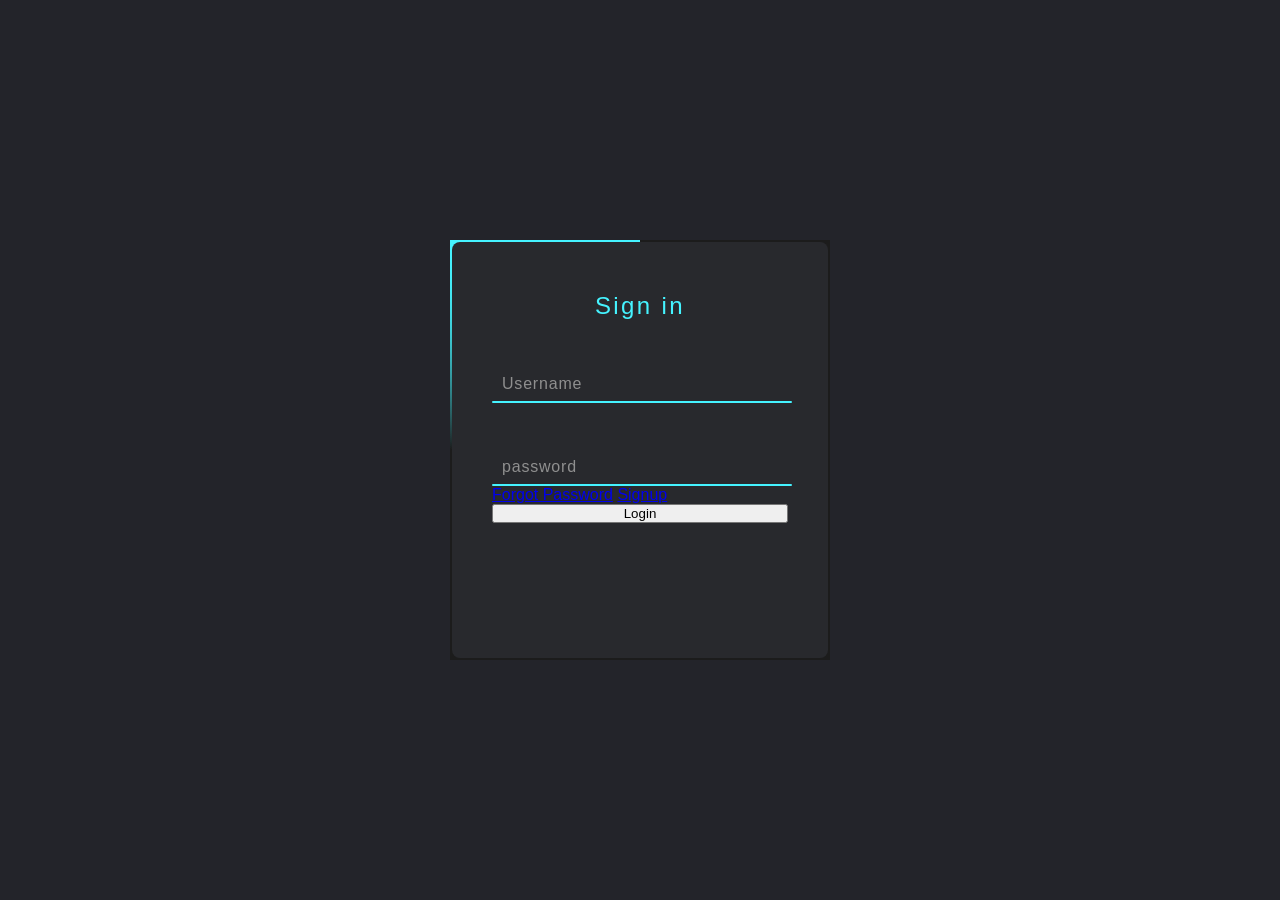
<file: animated login form/index.html>
<!DOCTYPE html>
<html lang="en">

<head>
    <meta charset="UTF-8">
    <meta http-equiv="X-UA-Compatible" content="IE=edge">
    <meta name="viewport" content="width=device-width, initial-scale=1.0">
    <title>Amimated Login form</title>
    <link rel="stylesheet" href="style.css">
</head>

<body>
    <div class="box">
        <div class="form">
            <h2>Sign in</h2>
            <div class="inputBox">
                <input type="text" required="required">
                <span>Username</span>
                <i></i>
            </div>

            <div class="inputBox">
                <input type="password" required="required">
                <span>password</span>
                <i></i>
            </div>
             <div class="links">
                <a href="#">Forgot Password</a>
                <a href="#">Signup</a>
             </div>
             <input type="submit" value="Login">
        </div>
    </div>
</body>

</html>
</file>
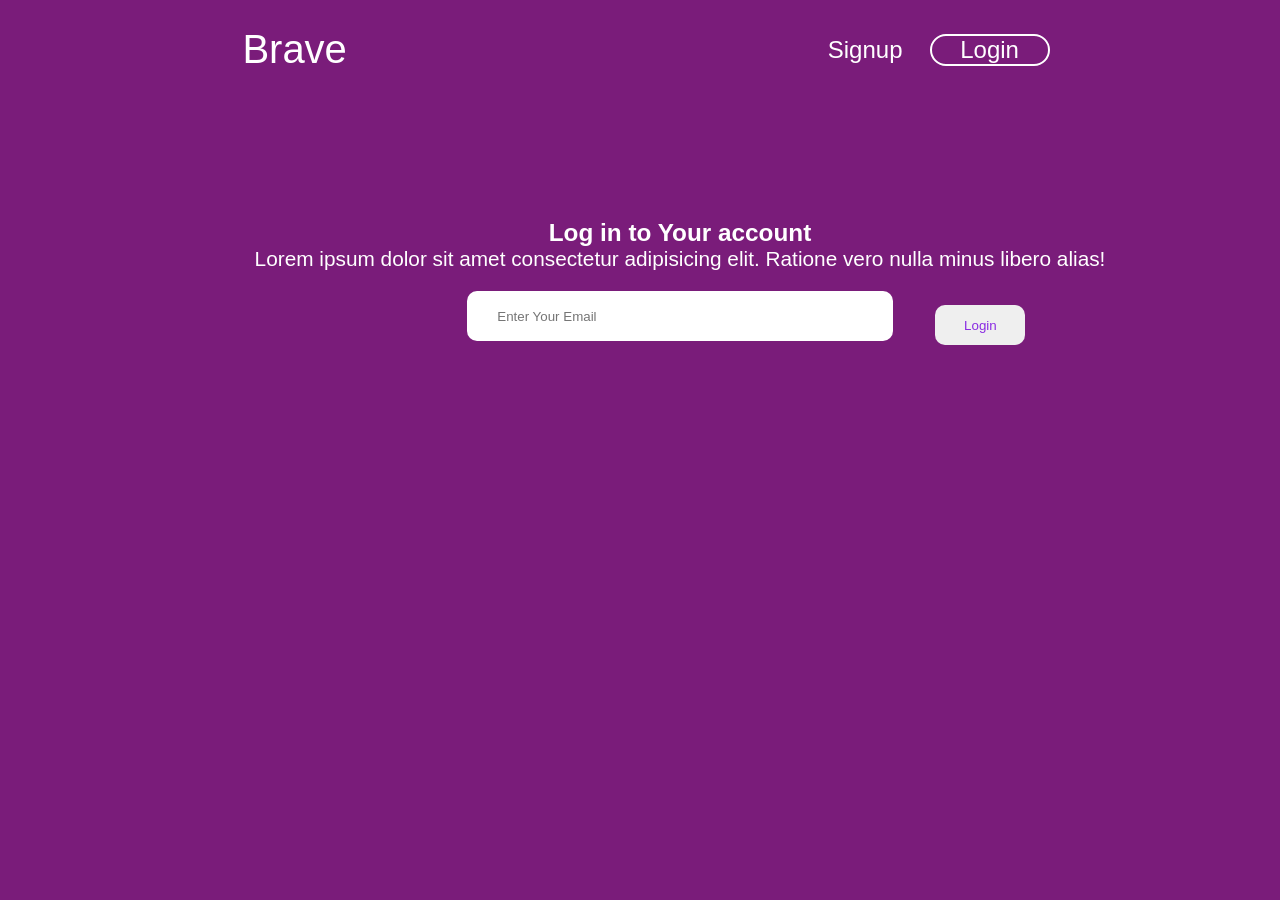
<file: Brave_Login/index.html>
<!DOCTYPE html>
<html lang="en">
<head>
    <meta charset="UTF-8">
    <meta name="viewport" content="width=device-width, initial-scale=1.0">
    <title>Document</title>
    <link rel="stylesheet" href="style.css">
</head>
<body>
    <header class="header">
        <nav class="nav flex">
                <div class="logo">
                    Brave
                </div>
                <div class="signup signup">
                    <button>Signup</button>
                    <button>Login</button>
                </div>
        </nav>
    </header>
    <main>
        <div class="hero">
            <h3>Log in to Your account</h3>
            <p>Lorem ipsum dolor sit amet consectetur adipisicing elit. Ratione vero nulla minus libero alias!</p>
            <input type="text" name="" id="type-email" placeholder="Enter Your Email">
        </div>
        <input type="button" value="Login" id="log-btn">
    </main>

</body>
</html>
</file>
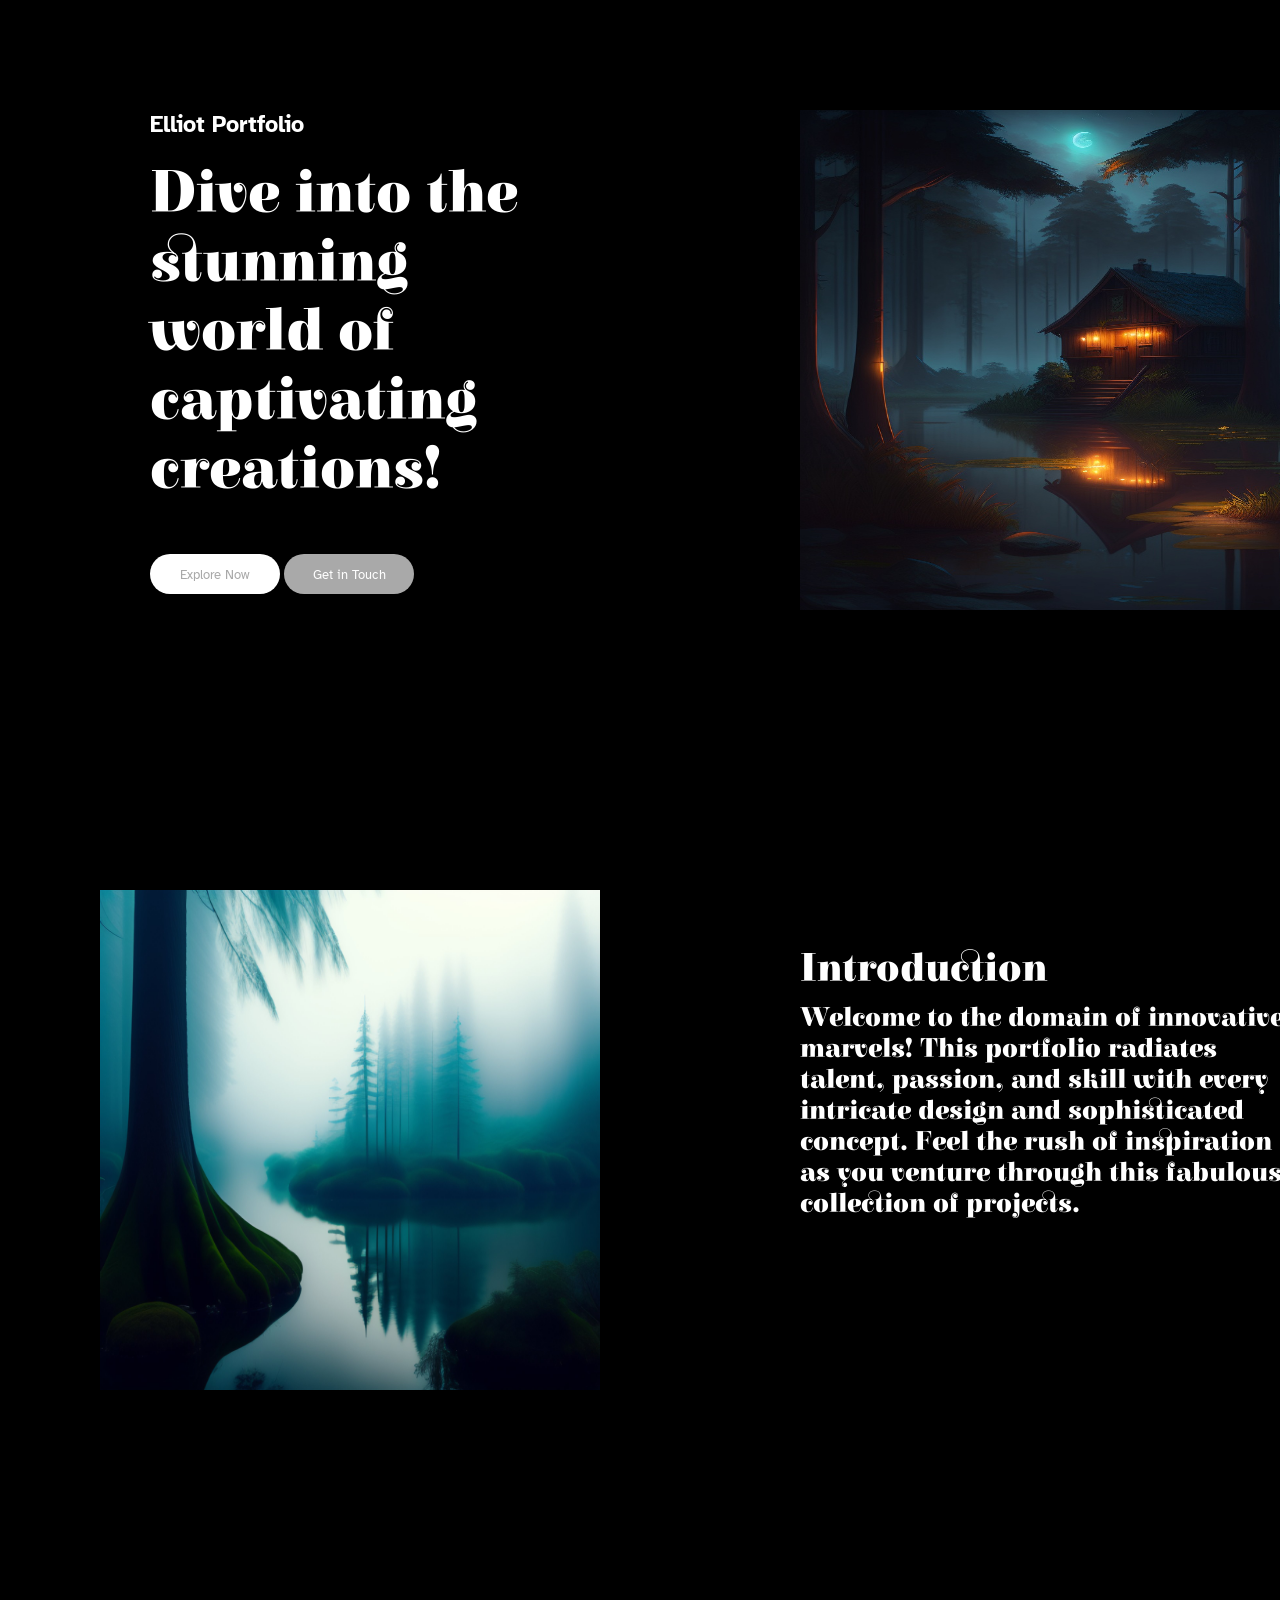
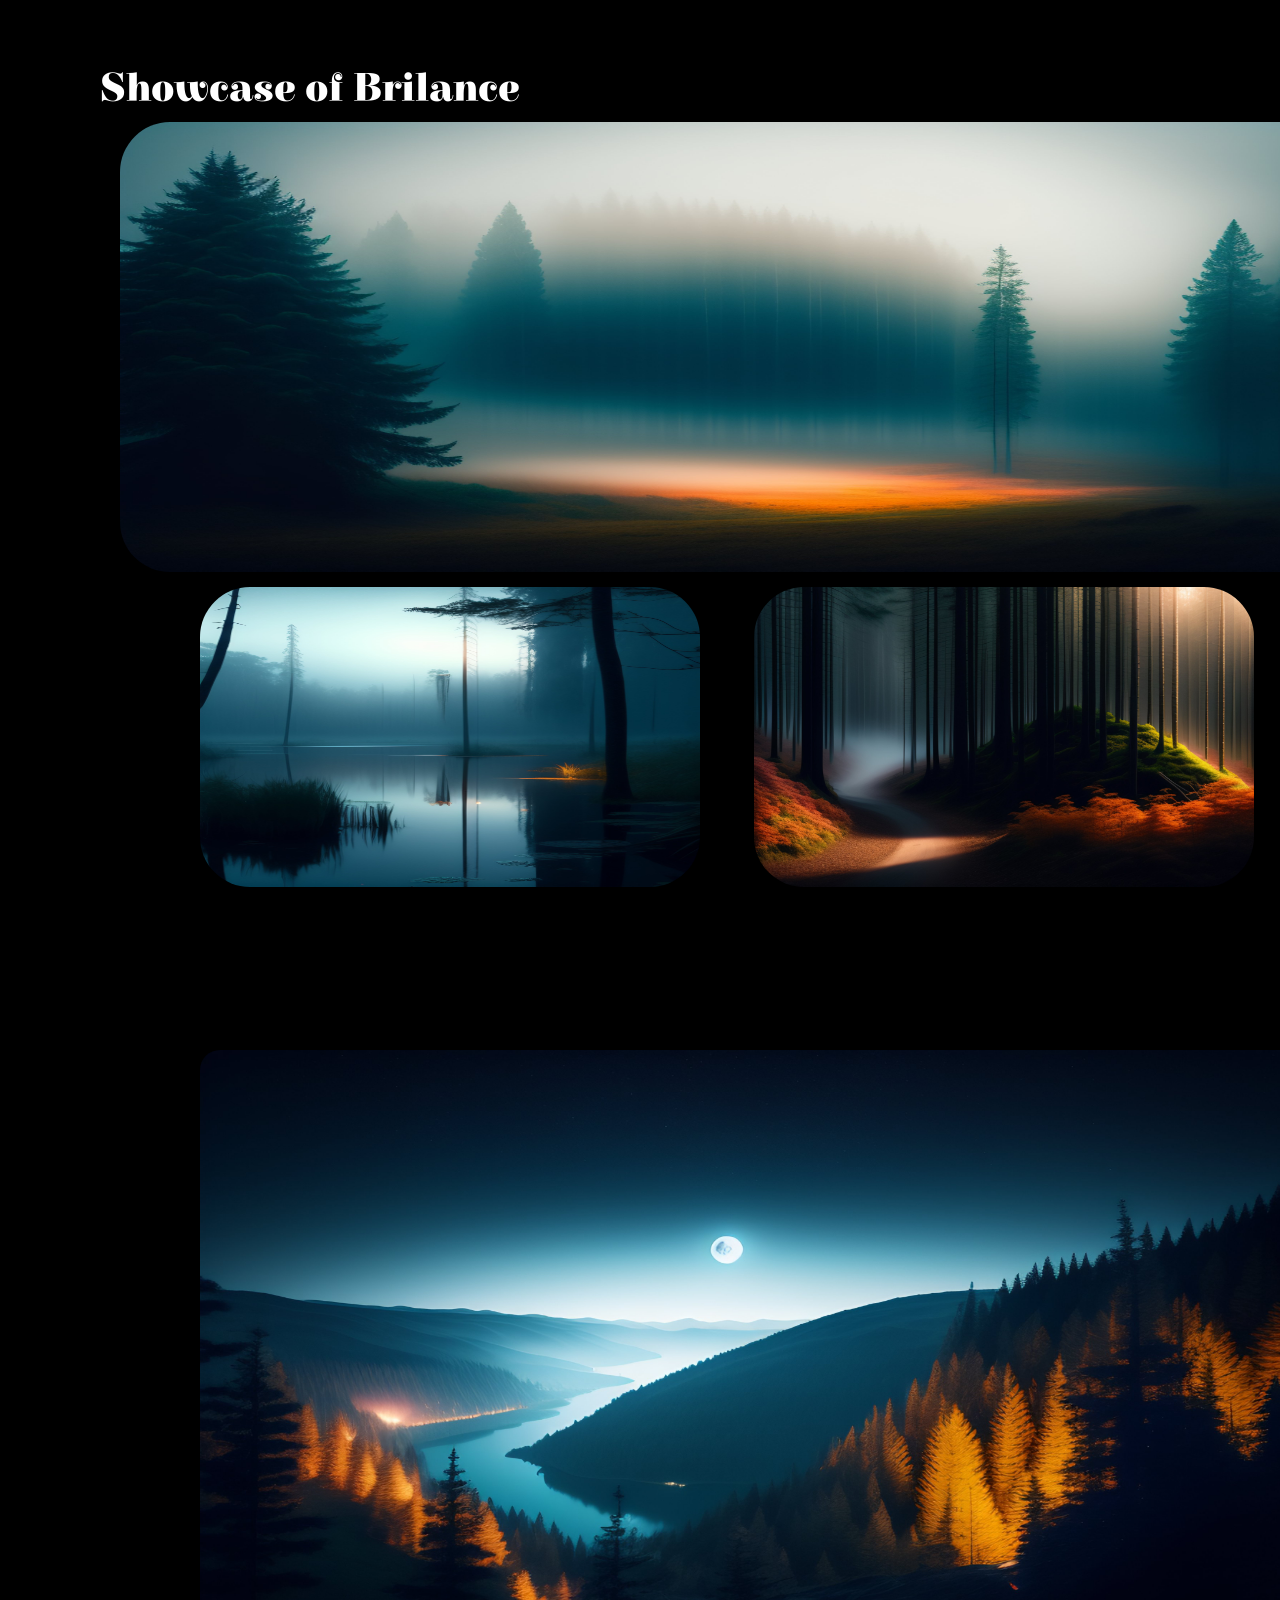
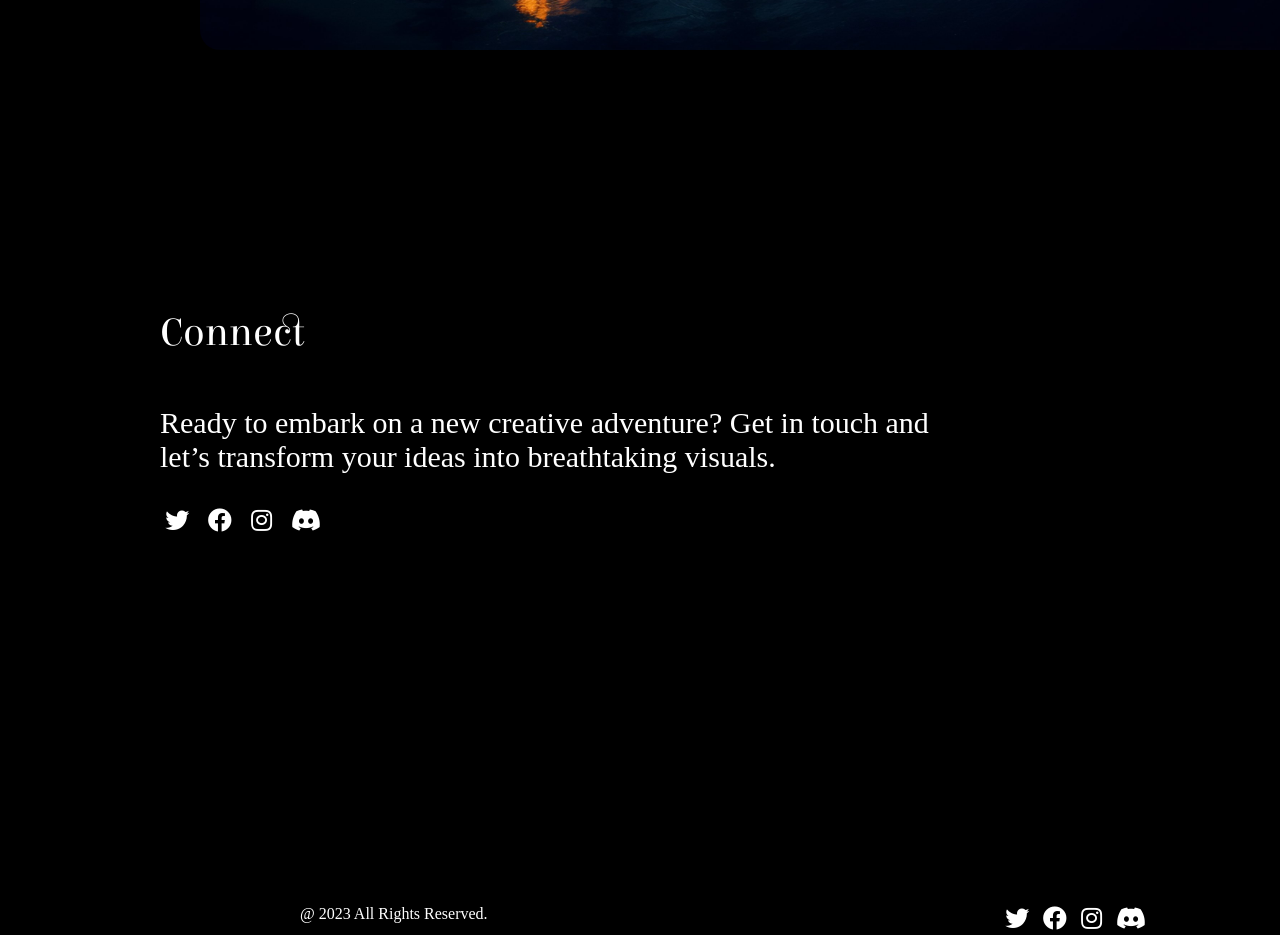
<file: Landing_Page/index.html>
<!DOCTYPE html>
<html lang="en">
  <head>
    <meta charset="UTF-8" />
    <meta name="viewport" content="width=device-width, initial-scale=1.0" />
    <title>PortFolio</title>
    <link rel="stylesheet" href="style.css" />

    <link rel="preconnect" href="https://fonts.googleapis.com" />
    <link rel="preconnect" href="https://fonts.gstatic.com" crossorigin />
    <link
      href="https://fonts.googleapis.com/css2?family=Atkinson+Hyperlegible&display=swap"
      rel="stylesheet"
    />
    <link
      href="https://fonts.googleapis.com/css2?family=Elsie&display=swap"
      rel="stylesheet"
    />

    <!-- icon -->

    <link
      rel="stylesheet"
      href="https://cdnjs.cloudflare.com/ajax/libs/font-awesome/5.15.3/css/all.min.css"
    />
  </head>

  <!-- ------------------------------------------------------------------------------------------------------------------- -->
  <body>
    <!-- first container -->

    <div class="container_1">
      <div class="text-content">
        <div class="head_1">
          <h3>Elliot Portfolio</h3>
        </div>
        <div class="head_2">
          <h1>Dive into the stunning world of captivating creations!</h1>
        </div>

        <div class="btn">
          <button class="btn_1">Explore Now</button>
          <button class="btn_2">Get in Touch</button>
        </div>
      </div>

      <div>
        <!-- <img
          src="photorealistic-4k-lush-green-forest-tall-trees-winding-river-waterfall-aerial-view-snow-cappe- (2).png"
          alt=""
        /> -->
        <img class="image-content_1" src="Dark.jpg" alt="" />
      </div>
    </div>

    <!-- second container -->

    <div class="container_2">
      <div class="image_box_2">
        <img src="spooky ghosts.jpg" alt="" />

        <div class="text_content_2">
          <h3 id="c_2_h_1">Introduction</h3>

          <h1 id="c_2_h_2">
            Welcome to the domain of innovative marvels! This portfolio radiates
            talent, passion, and skill with every intricate design and
            sophisticated concept. Feel the rush of inspiration as you venture
            through this fabulous collection of projects.
          </h1>
        </div>
      </div>

      <div class="text_content_3">
        <h1 id="c_2_h_3">Showcase of Brilance</h1>
        <img id="c_3_image_1" src="Landscape.jpg" alt="image" />
        <img id="c_3_image_2" src="Dark_1.jpg" alt="image" />
        <img id="c_3_image_3" src="Black wood.jpg" alt="image" />
      </div>
    </div>

    <!-- third container -->

    <div class="container_3">
      <img id="bottom_big" src="Bottom Big.jpg" alt="" />
    </div>

    <div class="container_4">
      <div class="c_4_h_1">
        Connect

        <p id="para">
          Ready to embark on a new creative adventure? Get in touch and let’s
          transform your ideas into breathtaking visuals.
        </p>

        <!-- iconn -->

        <div>
          <i class="fab fa-twitter"></i>
          <i class="fab fa-facebook"></i>
          <i class="fab fa-instagram"></i>
          <i class="fab fa-discord"></i>
        </div>
      </div>
    </div>

    <footer>
      <div class="f_para">
        <p>@ 2023 All Rights Reserved.</p>
      </div>

      <div class="icon">
        <i class="fab fa-twitter"></i>
        <i class="fab fa-facebook"></i>
        <i class="fab fa-instagram"></i>
        <i class="fab fa-discord"></i>
      </div>
    </footer>
  </body>
</html>
</file>
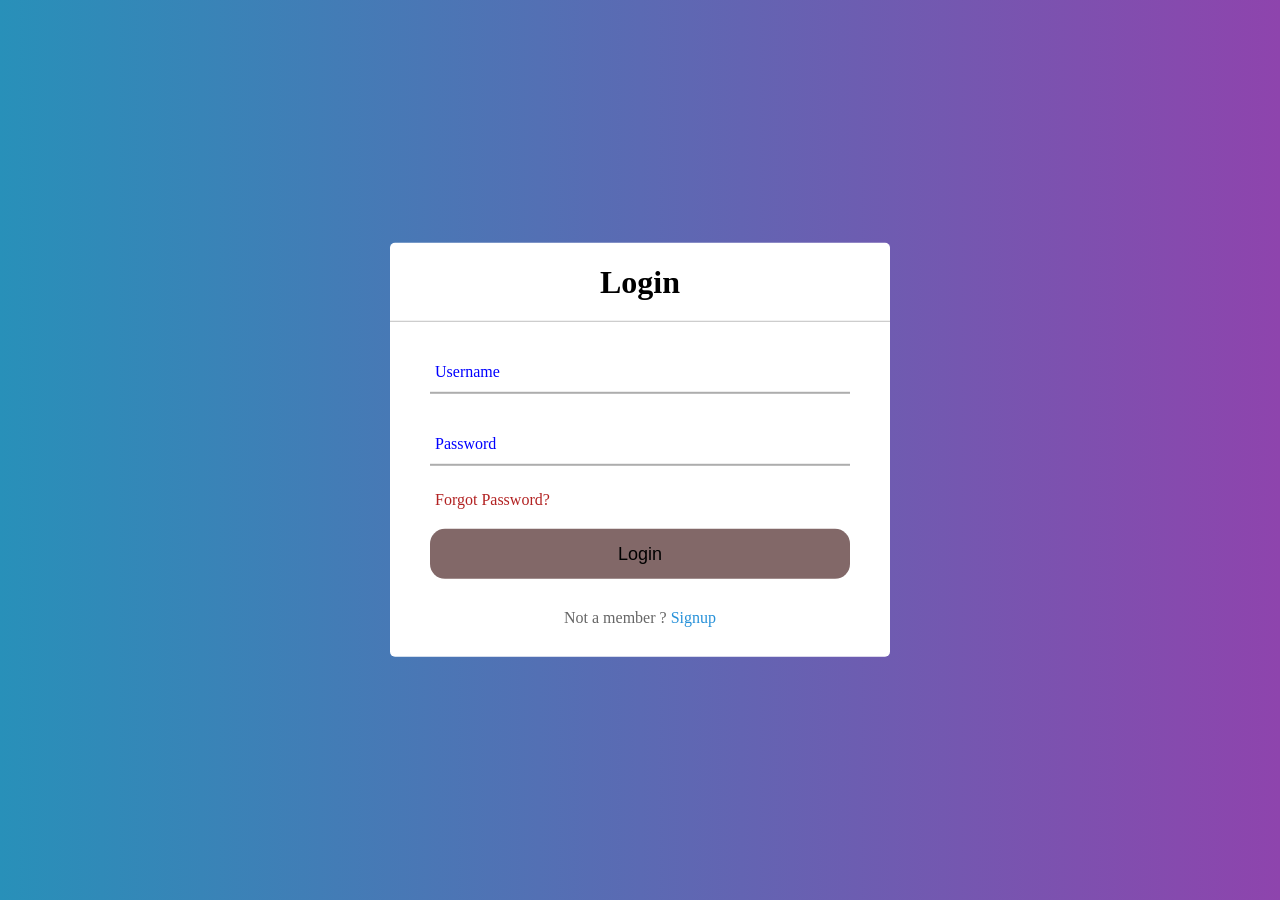
<file: Login_Page/index.html>
<!DOCTYPE html>
<html lang="en">

<head>
    <meta charset="UTF-8">
    <meta name="viewport" content="width=device-width, initial-scale=1.0">
    <title>Login Form</title>
    <link rel="stylesheet" href="style.css">
</head>

<body>
    <div class="center">
        <h1>Login</h1>
        <form action="" method="post">

            <div class="txt_field">
                <input type="text" name="" id="" required>
                <span></span>
                <label for="">Username</label>
            </div>
            <div class="txt_field">
                <input type="password" name="" id="" required>
                <span></span>
                <label for="">Password</label>
            </div>
            <div class="pass">
                Forgot Password?
            </div>

            <input type="submit" value="Login">
            <div class="signup_link">
                Not a member ?
                <a href="#">Signup</a>
            </div>


        </form>
    </div>
</body>

</html>
</file>
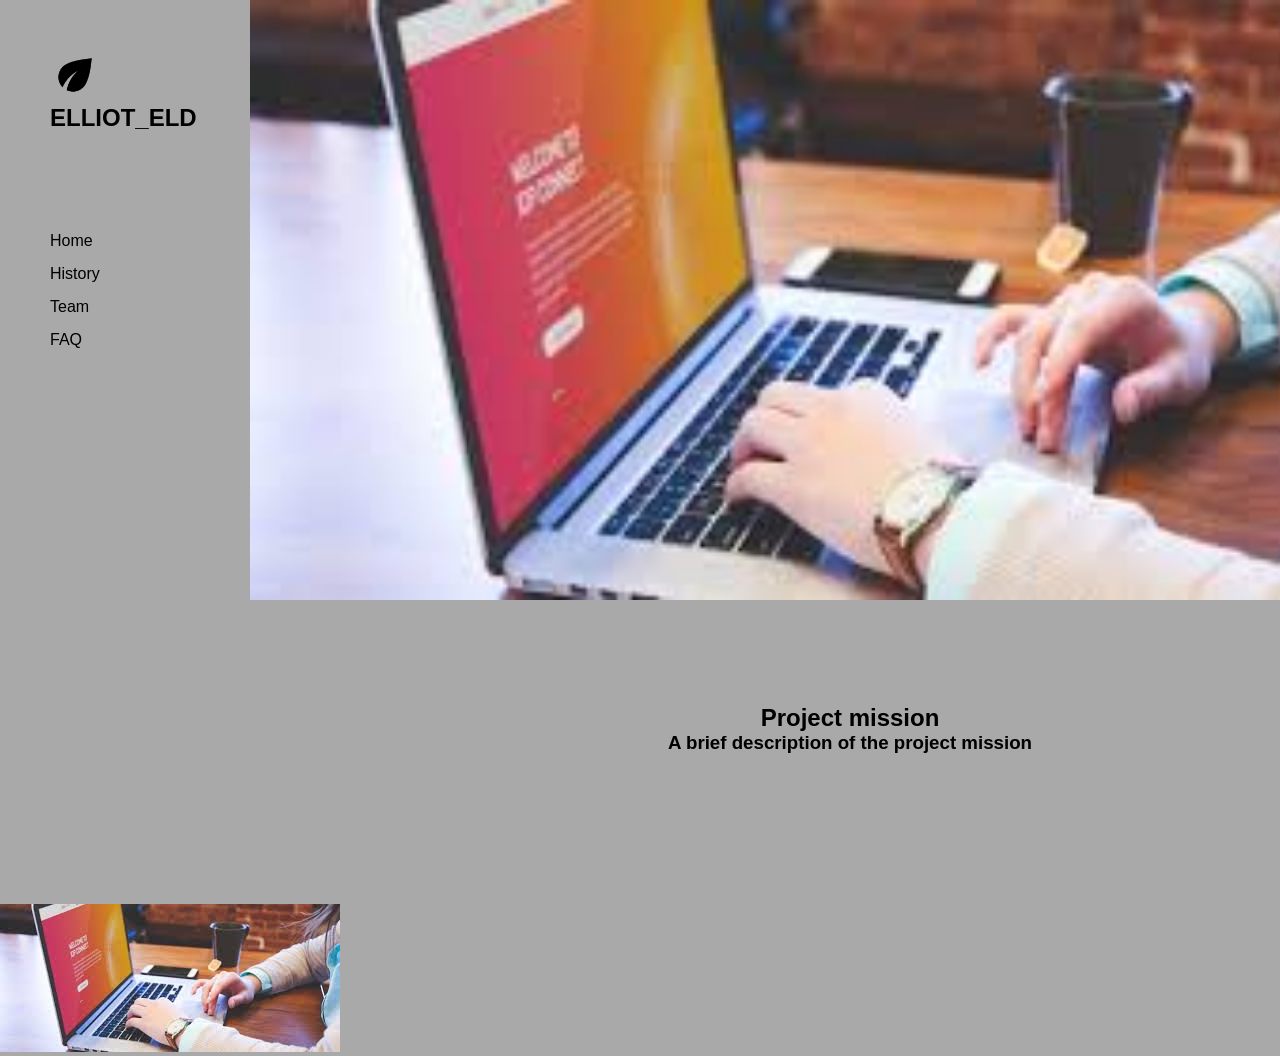
<file: Personal_web_1/index.html>
<!DOCTYPE html>
<html lang="en">
  <head>
    <meta charset="UTF-8" />
    <meta name="viewport" content="width=device-width, initial-scale=1.0" />
    <title>Personal Web</title>
    <link rel="stylesheet" href="style.css" />
  </head>
  <body>
    <div class="uper_box">
      <img src="icon.png" alt="" id="icon" />
      <h2>Elliot_Eld</h2>

      <ul>
        <li><a href="#">Home</a></li>
        <li><a href="#">History</a></li>
        <li><a href="#">Team</a></li>
        <li><a href="#">FAQ</a></li>
      </ul>
    </div>

    <div class="main_content">
      <img id="bg_img" src="bg image.jpg" alt="" />
    </div>

    <div class="pro_miss">
      <h3 id="txt_pro">Project mission</h3>
      <h3 id="txt_pro_h3">A brief description of the project mission</h3>
    </div>


    <div class="box_effort_1">
        <img src="bg image.jpg" alt="">
    </div>

  </body>
</html>
</file>
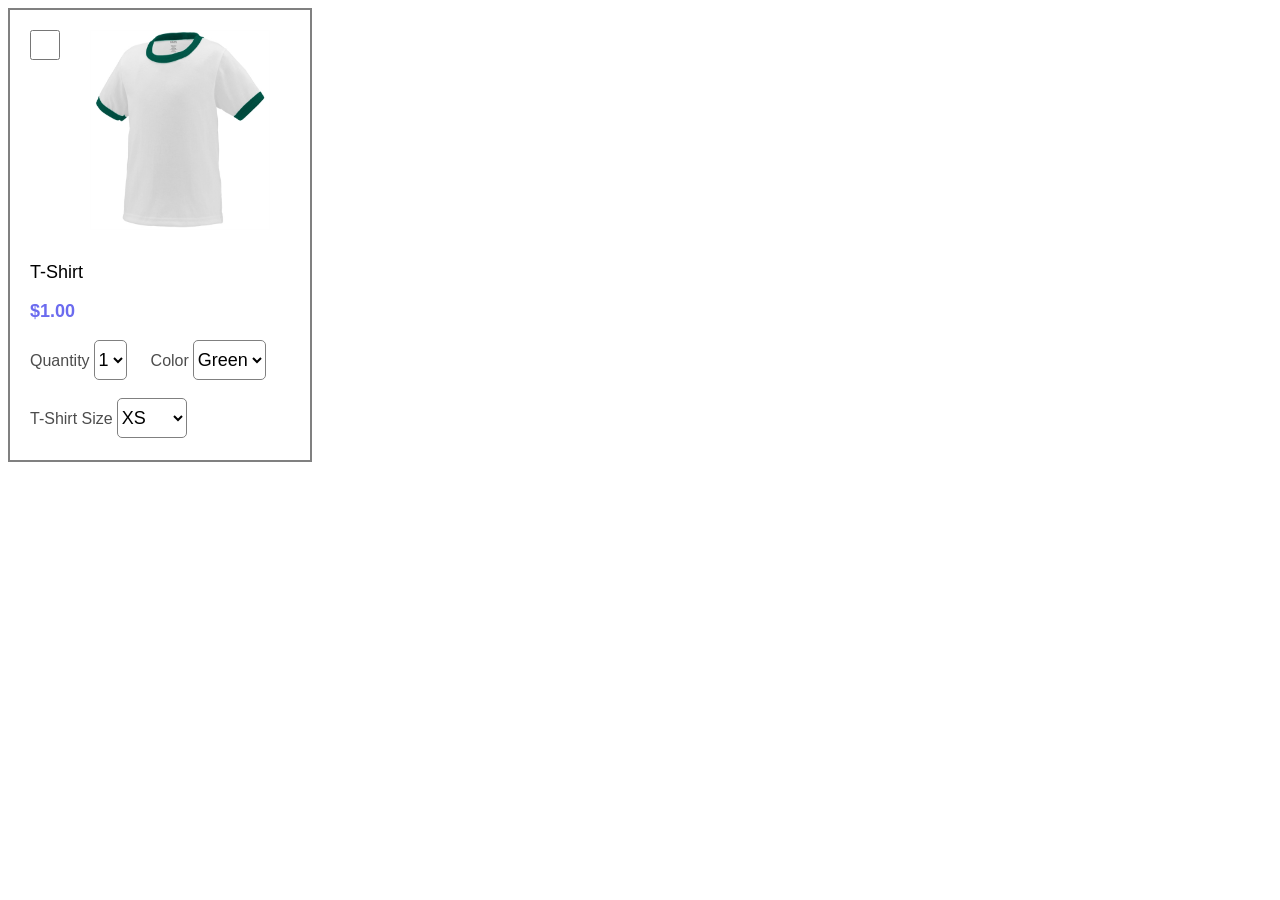
<file: Product_Form/index.html>
<!DOCTYPE html>
<html lang="en">
  <head>
    <meta charset="UTF-8" />
    <meta name="viewport" content="width=device-width, initial-scale=1.0" />
    <title>Product</title>

    <link rel="stylesheet" href="style.css" />
  </head>

  <body>
    <div class="box_1">
      <input type="checkbox" name="" id="t_check" />
      <div>
        <img src="Tshirt.jpg" alt="" id="t_shirt" />
      </div>

      <hr />

      <p>T-Shirt</p>
      <p id="amount">$1.00</p>


      <label for="dropdown" class="text">Quantity</label>

      <select name="" id="dropdown_qty">
        <option class="dropdown_content"  value="1">1</option>
        <option class="dropdown_content"  value="2">2</option>
        <option class="dropdown_content"  value="3">3</option>
      </select>
      
      <label for="dropdown" class="text" >Color</label>
      <select name="" id="dropdown_color">
        <option class="dropdown_content"  value="Green">Green</option>
        <option class="dropdown_content"  value="Blue">Blue</option>
        <option class="dropdown_content"  value="Red">Red</option>
      </select>
      
      <hr>

      <label for="dropdown" class="text" >T-Shirt Size</label>
      <select name="" id="dropdown_size">
        <option class="dropdown_content"  value="XS">XS</option>
        <option class="dropdown_content"  value="S">S</option>
        <option class="dropdown_content"  value="XL">XL</option>
      </select>




    </div>
  </body>
</html>
</file>
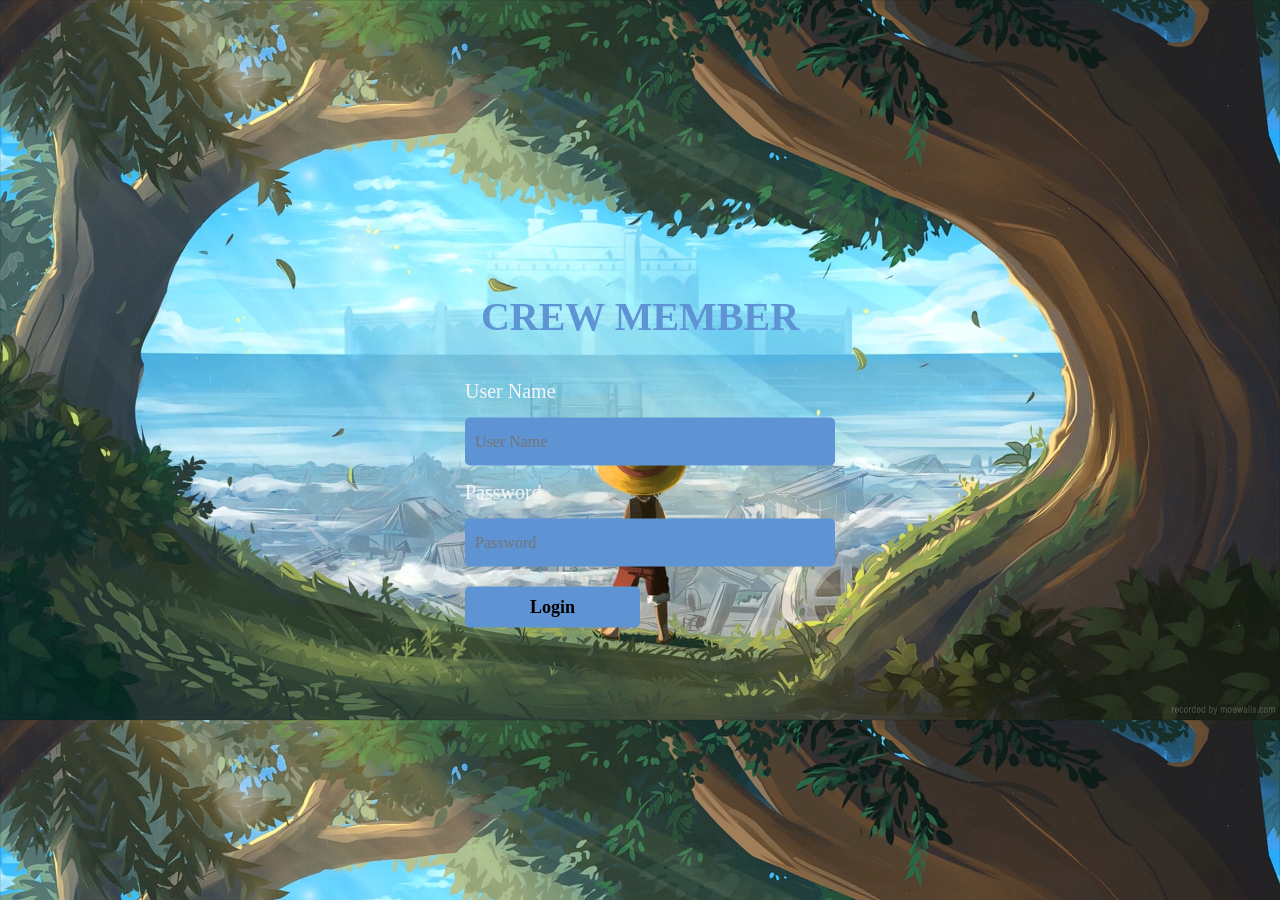
<file: Simple Login Form/index.html>
<!DOCTYPE html>
<html lang="en">

<head>
    <meta charset="UTF-8">
    <meta name="viewport" content="width=device-width, initial-scale=1.0">
    <title>Login</title>
    <link rel="stylesheet" href="mystyle.css">
</head>

<body>

    <video src="BlackPanther.mp4" id="background-video" LOOP autoplay muted>

    </video>

    <div class="login-form">

        <h1>Crew Member</h1>

        <form action="#">

            <p>User Name</p>
            <input type="text" name="user" placeholder="User Name">

            <p>Password</p>
            <input type="password" name="password" placeholder="Password">

            <button type="submit">Login</button>

        </form>

    </div>


</body>

</html>
</file>
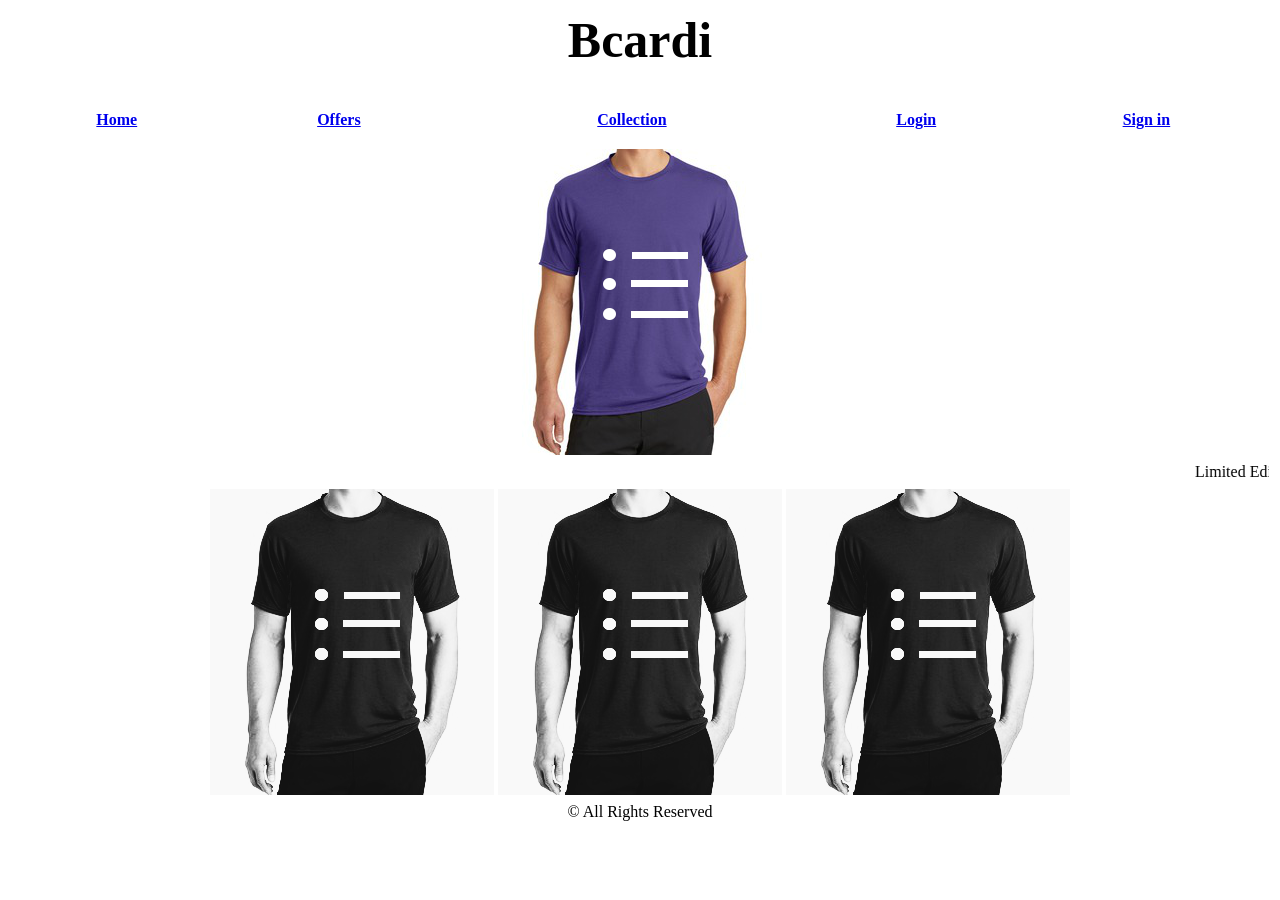
<file: T_shirt_tbl/index.html>
<!DOCTYPE html>
<html lang="en">

<head>
    <meta charset="UTF-8">
    <meta name="viewport" content="width=device-width, initial-scale=1.0">
    <title>Home</title>
</head>

<body>
    <table width="100%">

        <tr>
            <th colspan="5">
                <font style="font-size: 50px;">
                    Bcardi
                </font>
            </th>
        </tr>

        <tr>
            <td colspan="5">&nbsp;</td>
        </tr>

        <tr>
            <td align="center"><a href="#"> <b> Home </b> </a></td>
            <td align="center"><a href="#"> <b> Offers </b> </a></td>
            <td align="center"><a href="#"> <b> Collection </b> </a></td>
            <td align="center"><a href="#"> <b> Login </b> </a></td>
            <td align="center" height="50px"><a href="#"> <b> Sign in </b> </a></td>



        </tr>

        <tr>
            <td colspan="5" align="center"><img src="t_shirt_blue.png" alt=""></td>

        </tr>

        <tr>
            <td colspan="5">
                <marquee behavior="" direction="">

                    Limited Edition!



                    Only few left.

                </marquee>

            </td>
        </tr>

        <tr>

            <td colspan="5" align="center">
                <img src="t_shirt_black.png" alt="">
                <img src="t_shirt_black.png" alt="">
                <img src="t_shirt_black.png" alt="">
            </td>
        </tr>


        <tr align="center">
            <td colspan="5">&copy; All Rights Reserved</td>
        </tr>
    </table>
</body>

</html>
</file>
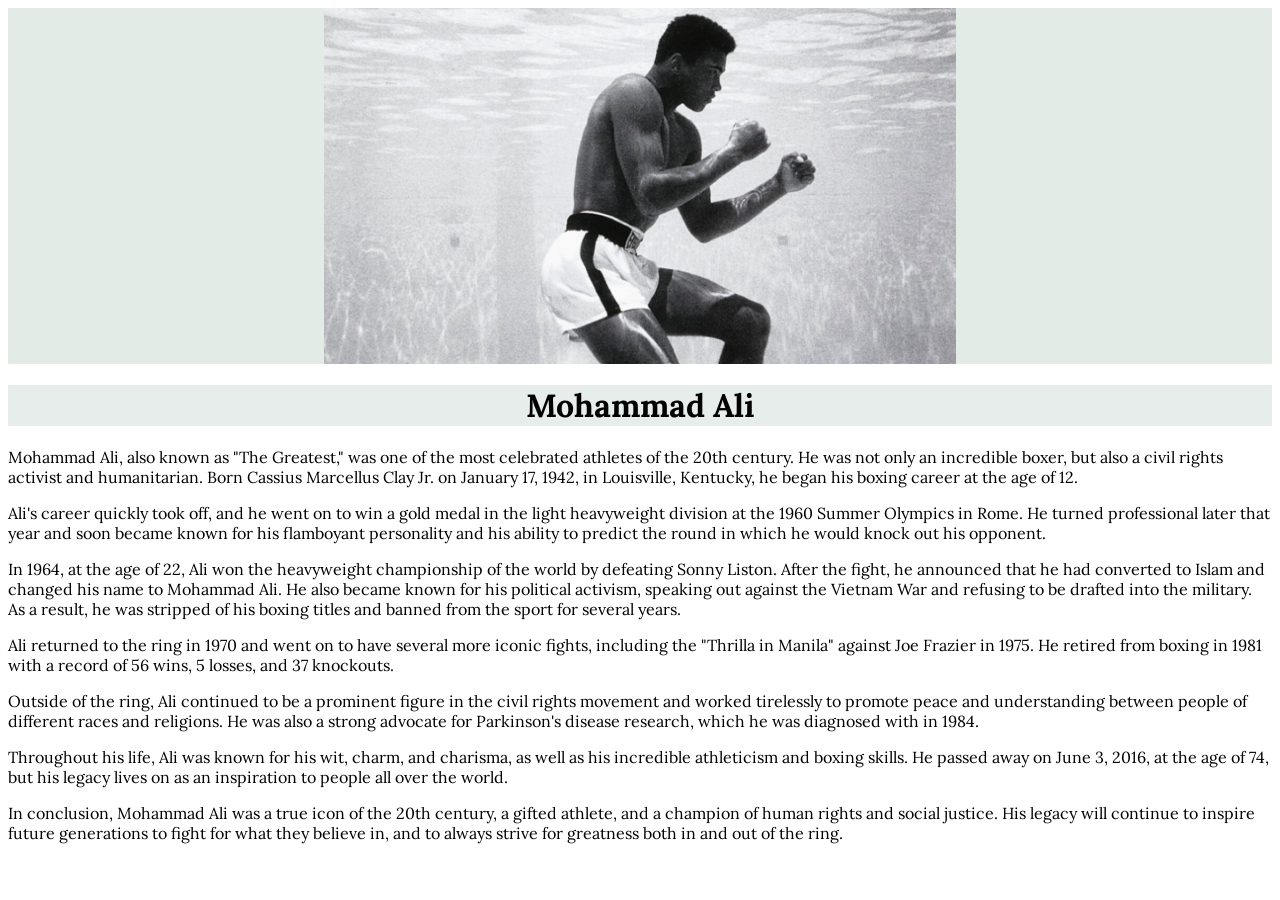
<file: Tribute_Page/index.html>
<!DOCTYPE html>
<html lang="en">

<head>
    <meta charset="UTF-8">
    <meta http-equiv="X-UA-Compatible" content="IE=edge">
    <meta name="viewport" content="width=device-width, initial-scale=1.0">
    <title>Tribute_</title>


    <link rel="preconnect" href="https://fonts.googleapis.com">
    <link rel="preconnect" href="https://fonts.gstatic.com" crossorigin>
    <link href="https://fonts.googleapis.com/css2?family=Lora:wght@600&display=swap" rel="stylesheet">

</head>

<style>
    body {
        font-family: 'Lora', serif;
    }

    header {
        display: flex;
        align-items: center;
        justify-content: center;

        background-color: rgba(224, 233, 229, 0.897);

    }

    img {
        max-width: 50%;
    }

    h1 {
        text-align: center;
        background-color: rgba(224, 233, 229, 0.795);

    }
</style>

<body>
    <header>
        <img src="Mohammad.jpg" alt="Mohammadalipic">
    </header>
    <h1>Mohammad Ali</h1>

    <div class="text_container">
        <p></p>
        Mohammad Ali, also known as "The Greatest," was one of the most celebrated athletes of the 20th century. He was
        not only
        an incredible boxer, but also a civil rights activist and humanitarian. Born Cassius Marcellus Clay Jr. on
        January 17,
        1942, in Louisville, Kentucky, he began his boxing career at the age of 12.
        </p>
        <p>
            Ali's career quickly took off, and he went on to win a gold medal in the light heavyweight division at the
            1960
            Summer
            Olympics in Rome. He turned professional later that year and soon became known for his flamboyant
            personality
            and his
            ability to predict the round in which he would knock out his opponent.
        </p>
        <p>
            In 1964, at the age of 22, Ali won the heavyweight championship of the world by defeating Sonny Liston.
            After
            the fight,
            he announced that he had converted to Islam and changed his name to Mohammad Ali. He also became known for
            his
            political
            activism, speaking out against the Vietnam War and refusing to be drafted into the military. As a result, he
            was
            stripped of his boxing titles and banned from the sport for several years.
        </p>
        <p>
            Ali returned to the ring in 1970 and went on to have several more iconic fights, including the "Thrilla in
            Manila"
            against Joe Frazier in 1975. He retired from boxing in 1981 with a record of 56 wins, 5 losses, and 37
            knockouts.
        </p>
        <p>
            Outside of the ring, Ali continued to be a prominent figure in the civil rights movement and worked
            tirelessly
            to
            promote peace and understanding between people of different races and religions. He was also a strong
            advocate
            for
            Parkinson's disease research, which he was diagnosed with in 1984.
        </p>
        <p>
            Throughout his life, Ali was known for his wit, charm, and charisma, as well as his incredible athleticism
            and
            boxing
            skills. He passed away on June 3, 2016, at the age of 74, but his legacy lives on as an inspiration to
            people
            all over
            the world.
        </p>
        <p>
            In conclusion, Mohammad Ali was a true icon of the 20th century, a gifted athlete, and a champion of human
            rights and
            social justice. His legacy will continue to inspire future generations to fight for what they believe in,
            and to
            always
            strive for greatness both in and out of the ring.
        </p>
    </div>
</body>

</html>
</file>
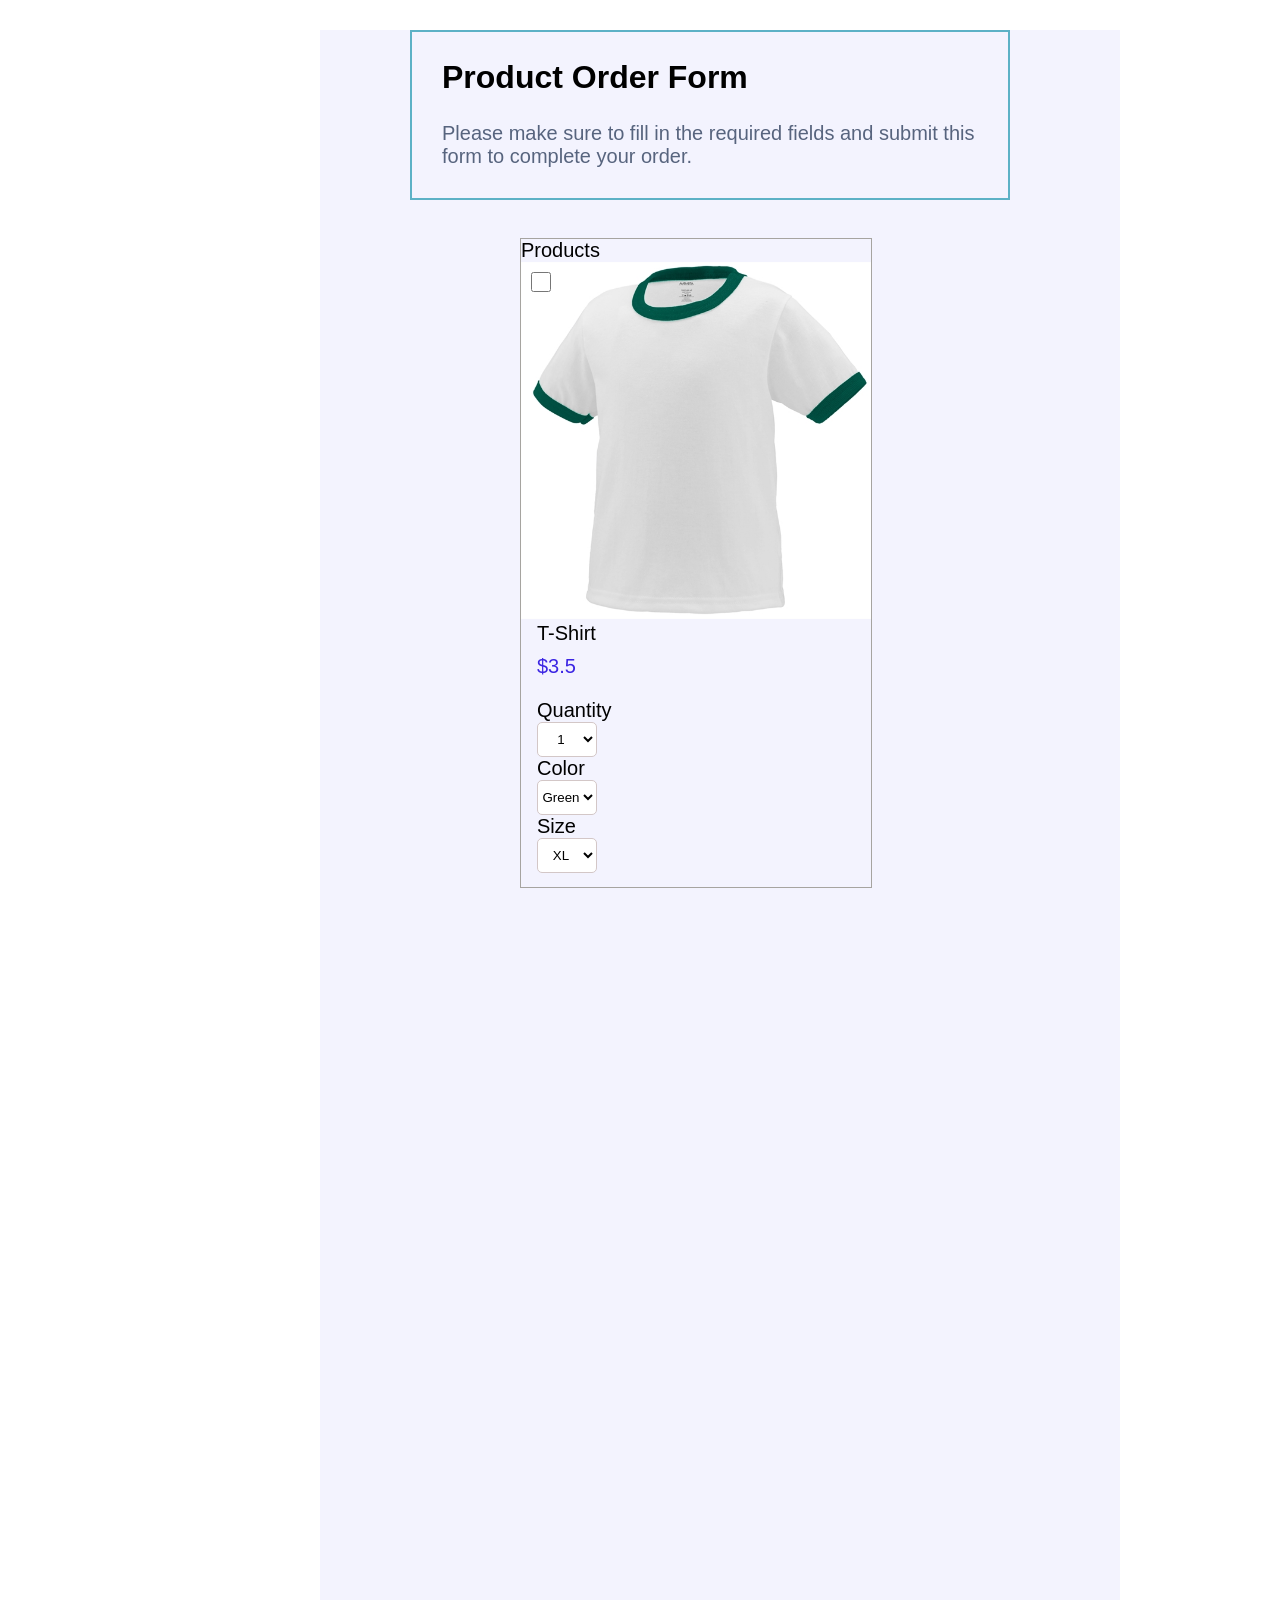
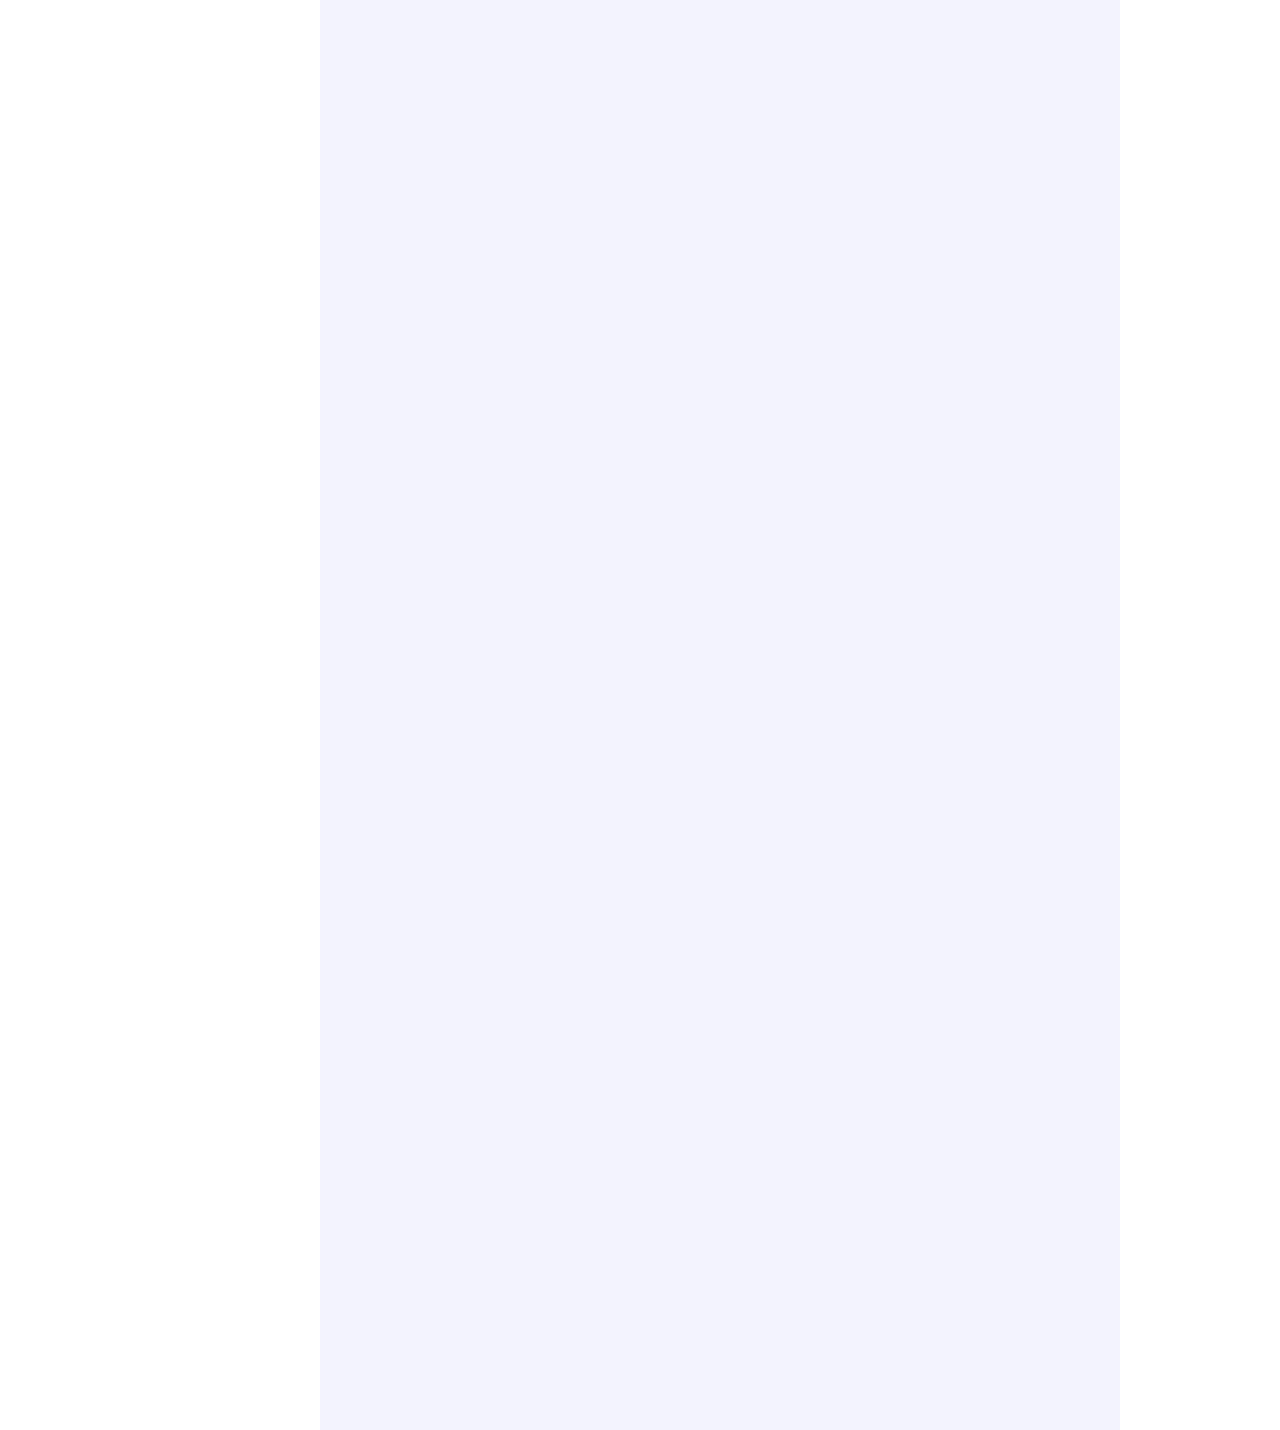
<file: FORMS/Product order form/index.html>
<!DOCTYPE html>
<html lang="en">

<head>
    <meta charset="UTF-8">
    <meta name="viewport" content="width=device-width, initial-scale=1.0">
    <title>Product Form</title>
    <link rel="stylesheet" href="style.css">
</head>

<body>
    <div class="container">
        <div class="headings">
            <h1>

                Product Order Form
            </h1>
            <p>
                Please make sure to fill in the required fields and submit this form to complete your order.
            </p>

        </div>

        <div class="product_container">

            <p>Products</p>

            <div class="image_container">

                <div class="img_1">
                    <input type="checkbox" name="" id="checkbox">


                    <p class="text">T-Shirt</p>
                    <p class="price">$3.5</p>

                </div>

                <div class="qty">
                    <p class="text_qty">Quantity</p>
                    <select name="" id="">
                        <option value="1">1</option>
                    </select>

                    <div class="color">
                        <p class="text_color">Color</p>
                        <select name="" id="col">
                            <option value="Green">Green</option>
                        </select>
                    </div>

                    <div class="color">
                        <p class="text_color">Size</p>
                        <select name="" id="col">
                            <option value="Green">XL</option>
                        </select>
                    </div>
                </div>

            </div>
        </div>

    </div>


</body>

</html>
</file>
<file: animated login form/style.css>
* {
    margin: 0;
    padding: 0;
    box-sizing: border-box;
    font-family: 'poppins', sans-serif;
}

body {
    display: flex;
    justify-content: center;
    align-items: center;
    min-height: 100vh;
    background-color: #23242a;
}

.box {
    position: relative;
    width: 380px;
    height: 420px;
    background-color: #1c1c1c;
    overflow: hidden;
}

.box::before {
    content: '';
    position: absolute;
    top: -50%;
    left: -50%;
    width: 380px;
    height: 420px;
    background: linear-gradient(0deg, transparent, #45f3ff, #45f3ff);
    transform-origin: bottom right;
    animation: animate 6s linear infinite;
}

.box::after {
    content: '';
    position: absolute;
    top: -50%;
    left: -50%;
    width: 380px;
    height: 420px;
    background: linear-gradient(0deg, transparent, #45f3ff, #45f3ff);
    transform-origin: bottom right;
    animation: animate 6s linear infinite;
    animation-delay: -3s;
}

@keyframes animate {
    0% {
        transform: rotate(0deg);
    }

    100% {
        transform: rotate(360deg);
    }

}

.form {
    position: absolute;
    inset: 2px;
    border-radius: 8px;
    background: #28292d;
    z-index: 10;
    padding: 50px 40px;
    /* flex */
    display: flex;
    flex-direction: column;
}

.form h2 {
    color: #45f3ff;
    font-weight: 500;
    text-align: center;
    letter-spacing: 0.1em;
}

.inputBox {
    position: relative;
    width: 300px;
    margin-top: 35px;
}

.inputBox input {
    position: relative;
    width: 100%;
    padding: 20px 10px 10px;
    background: transparent;
    border: none;
    outline: none;
    color: #23242a;
    font-size: 1em;
    letter-spacing: 0.05em;
    z-index: 10;
}

.inputBox span {
    position: absolute;
    left: 0;
    padding: 20px 10px 10px;
    font-size: 1em;
    color: #8f8f8f;
    pointer-events: none;
    letter-spacing: 0.05em;
    transition: 0.5s;
}
.inputBox input:valid ~span,
.inputBox input:focus ~span
{
    color: #45f3ff;
    transform: translateX(-10px) translateY(-34px);
    font-size: 0.75em;
}
.inputBox i{
    position: absolute;
    left: 0;
    bottom: 0;
    width: 100%;
    height: 2px;
    background: #45f3ff;
    border-radius: 4px;
    transition: 0.5s;
    pointer-events: none;
    z-index: 9;
}
.inputBox input:valid~i,
.inputBox input:focus~i
{
    height: 44px;

}


/* 11.10 */
</file>
<file: Brave_Login/style.css>
* {
  margin: 0;
  overflow: hidden;
  padding: 0;
  box-sizing: border-box;
  font-family: poppins, sans-serif;
}

body {
  background-color: rgb(122, 28, 122);

}

.flex {
  display: flex;
}

.header {
  /* background-color: #000; */
  height: 10vh;
  width: 100vw;
  padding: 15px;
}

.nav {
  /* background-color: grey; */
  align-items: center;
  justify-content: space-around;
}

.logo {
  width: 120px;
  font-size: 2.5rem;
  margin: 12px;
  color: white;
  cursor: pointer;
  /* background-color: red; */
}

button {
  color: white;
  font-size: 1.5rem;
  border: 2px solid white;
  border-radius: 20px;
  width: 120px;
  cursor: pointer;
  height: auto;
  background-color: transparent;
  /* gap: 20px; */
}

button:nth-child(1) {
  border: none;


}

button:hover {
  background-color: rgba(255, 255, 255, 0.208);
}

button:nth-child(1):hover {
  background: none;
  text-decoration: underline;
}

main {
  display: flex;
  align-items: center;
  justify-content: center;
  text-align: center;
  height: 400px;
  font-size: 1.3rem;
  /* background-color: red; */
  color: white;
}

#type-email {
  width: 50%;
  height: 50px;
  margin: 20px;
  border-radius: 10px;
  border-style: none;
  padding-left: 30px;
}
#log-btn{
  width: 50px;
  margin-top:70px;
  margin-left: -170px;
  color: blueviolet;
  width: 90px;
  height: 40px;
  border-style: none;
  border-radius: 10px;

}
</file>
<file: Landing_Page/style.css>
* {
  margin: 0;
  padding: 0;
  background-color: #000000;
}

.container_1 {
  background-color: #000000;
  margin-top: -150px;
  height: 700px;
  width: auto;
  /* border: 5px solid gray; */
}

.text-content {
  height: 400px;
  width: 400px;
  margin: 200px 0 0 150px;
}

.head_1 {
  font-family: "Atkinson Hyperlegible", sans-serif;
  color: white;
  padding-bottom: 20px;
  padding-top: 60px;
  font-size: 20px;
}
.head_2 {
  font-family: "Elsie", cursive;
  color: white;
  font-size: 30px;
}

.btn {
  padding-top: 50px;
}

/* button */

.btn_1 {
  height: 40px;
  width: 130px;
  color: darkgray;
  background-color: white;
  border-style: none;
  font-family: "Atkinson Hyperlegible", sans-serif;
  border-radius: 60px;
}
.btn_2 {
  color: white;
  background-color: darkgray;
  height: 40px;
  width: 130px;
  border-style: none;
  font-family: "Atkinson Hyperlegible", sans-serif;
  border-radius: 60px;
}

img {
  height: 500px;
  width: 500px;
  background-position: right center;
  background-size: cover;
  margin-left: 800px;
  margin-top: -340px;
}

/* hoverrss */

.btn_1:hover {
  color: white;
  background-color: rgb(103, 86, 86);
}
.btn_2:hover {
  color: rgb(103, 86, 86);
  background-color: rgb(232, 230, 194);
}

/* container_2 */

.container_2 {
  height: 700px;
  width: auto;
  /* border: 5px solid gray; */
}

.image_box_2 img {
  height: 500px;
  width: 500px;
  background-size: cover;
  margin-top: 140px;
  margin-left: 100px;
}

.text_content_2 {
  height: 500px;
  width: 500px;
  color: white;
  font-family: "Elsie", cursive;
  margin-left: 800px;
  margin-top: -508px;

  padding-bottom: 20px;
  padding-top: 60px;

  /* border: 5px solid red; */
}

#c_2_h_1 {
  font-size: 40px;
  padding-bottom: 10px;
}
#c_2_h_2 {
  font-family: "Elsie", cursive;

  text-align: left;
  color: white;
  font-size: 27px;
}
.text_content_3 {
  height: 100px;
  width: auto;
  color: white;
  font-family: "Elsie", cursive;
  font-size: 20px;
  margin-left: 100px;
  margin-top: 200px;

  /* border: 5px solid red; */
}
#c_3_image_1 {
  height: 450px;
  width: 1215px;
  background-size: cover;
  margin-top: 10px;
  margin-left: 20px;
  border-radius: 50px;
}

#c_3_image_2 {
  height: 300px;
  width: 500px;
  background-size: cover;
  margin-top: 10px;
  margin-left: 100px;
  border-radius: 50px;
}
#c_3_image_3 {
  height: 300px;
  width: 500px;
  background-size: cover;
  margin-top: 10px;
  margin-left: 50px;
  border-radius: 50px;
}

.container_3 {
  background-color: #000000;
  height: 1000px;
  margin-top: 1100px;
  width: auto;
  /* border: 5px solid gray; */
}

#bottom_big {
  height: 600px;
  width: 1100px;
  background-size: cover;
  margin-top: 100px;
  margin-left: 200px;
  border-radius: 20px;
}

.container_4 {
  margin-top: -150px;
  height: 600px;
  width: auto;

  /* border: 5px solid red; */
}

.c_4_h_1 {
  width: 800px;
  color: white;
  padding: 10px;
  font-family: "Elsie", cursive;
  font-size: 40px;
  margin: 100px 0 0 150px;

  /* border: 5px solid red; */
}

#para {
  padding-top: 50px;
  padding-bottom: 20px;
  font-family: "Times New Roman", Times, serif;
  font-size: 30px;
  color: white;
}

/* iconnn */
.fab {
  font-size: 24px;
  color: white;
  padding: 5px;
}

/* footer */

.f_para {
  color: white;
  margin-left: 300px;
  margin-top: 5px;
}

.icon {
  margin-top: -22px;
  margin-left: 1000px;
}
</file>
<file: Login_Page/style.css>
body {
    margin: 0;
    padding: 0;
    font-family: montserrat;
    background: linear-gradient(to right, #2890b9, #8e44ad);
    height: 100vh;
}

.center {

    position: absolute;
    top: 50%;
    left: 50%;
    transform: translate(-50%, -50%);
    width: 500px;
    background-color: white;
    border-radius: 5px;
}

.center h1 {
    text-align: center;
    padding: 0 0 20px 0;
    border-bottom: 1px solid silver;
}

.center form {
    padding: 0 40px;
    box-sizing: border-box;
}

form .txt_field {

    position: relative;
    border-bottom: 2px solid #adadad;
    margin: 30px 0;
}

.txt_field input {
    width: 100%;
    padding: 0 5px;
    height: 40px;
    font-size: 16px;
    border: none;
    background: none;
    outline: none;
}

.txt_field label {
    position: absolute;
    top: 50%;
    left: 5px;
    ;
    color: blue;
    transform: translateY(-50%);
    font-size: 16px;
    pointer-events: none;
}

.txt_field span::before {
    content: '';
    top: 40px;
    left: 0;
    width: 100%;
    height: 2px;
    background: rgb(157, 143, 117);
    transition: .5s;
}

.txt_field input:focus~label,
.txt_field input:valid~label {
    top: -5px;
    color: blueviolet;
}

.txt_field input:focus~span::before 
.txt_field input:valid~span::before {
    width: 100%;
}

.pass {
    margin: -5px 0 20px 5px;
    color: firebrick;
    cursor: pointer;
}

.pass:hover {
    text-decoration: underline;
}

input[type="submit"] {
    width: 100%;
    height: 50px;
    border: none;
    background: rgb(130, 104, 104);
    border-radius: 15px;
    font-size: 18px;
    cursor: pointer;
    outline: none;
}

input[type="submit"]:hover {
    border-color: #2890b9;
    transition: .5s;
}

.signup_link {
    margin: 30px 0;
    text-align: center;
    font-size: 16px;
    color: #666666;
}

.signup_link a {
    color: #2691d9;
    text-decoration: none;
}
</file>
<file: Personal_web_1/style.css>
* {
  margin: 0;
  padding: 0;
  background-color: darkgray;
  @import url("https://fonts.googleapis.com/css2?family=Open+Sans:wght@500&display=swap");
}

.uper_box {
  /* border: 5px solid red;0 */
  height: 500px;
  width: 200px;
  margin: 50px;
  position: fixed;
}

#icon {
  /* background-color: white; */

  /* border: 5px solid red; */

  height: 50px;
  width: 50px;
}
h2 {
  text-transform: uppercase;
  font-family: "Open Sans", sans-serif;
  margin-bottom: 100px;
}

ul li {
  list-style-type: none;
  margin-top: 15px;
}
a {
  text-decoration: none;
  color: black;
  font-family: "Open Sans", sans-serif;
}

#bg_img {
  height: 600px;
  width: 1286px;
  margin-left: 250px;
}
.pro_miss {
  /* border: 5px solid red; */
  height: 200px;
  width: 500px;
  margin-left: 600px;
  margin-top: 100px;
}
#txt_pro {
  font-family: "Open Sans", sans-serif;
  text-align: center;
  font-size: 24px;
}
#txt_pro_h3 {
  font-family: Arial, sans-serif;
  text-align: center;
}

.box_effort_1 {

    /* border: 5px solid red;
  height: 300px;
  width: 500px;
  margin-left: 600px; */

}
</file>
<file: Product_Form/style.css>
.box_1 {
  height: 450px;
  width: 300px;
  border: 2px solid gray;
}

#t_check {
  margin: 10px 10px 10px 20px;
  height: 50px;
  width: 30px;
}

#t_shirt {
  margin-top: -50px;
  margin-left: 80px;
  height: 200px;
  width: 60%;
}
hr {
  filter: opacity(0%);
}
p {
  margin-left: 20px;
  font-size: large;
  font-family: "Gill Sans", "Gill Sans MT", Calibri, "Trebuchet MS", sans-serif;
}

#amount {
  color: rgb(107, 107, 239);
  font-weight: bolder;
}

.text {
  margin-left: 20px;
  filter: opacity(70%);
  font-family: "Gill Sans", "Gill Sans MT", Calibri, "Trebuchet MS", sans-serif;
}

/* t qty */

.dropdown_qty {
  background-color: #fff;
  min-width: 160px;
  color: black;
}
#dropdown_qty {
  height: 40px;
  background-color: #fff;
  border: 1px solid gray;
  border-radius: 5px;
  width: auto;
  font-size: 18px;
}
/* t color */

.dropdown_color {
  background-color: #fff;
  min-width: 160px;
  color: black;
}
#dropdown_color {
  height: 40px;
  background-color: #fff;
  border: 1px solid gray;
  border-radius: 5px;
  font-size: 18px;

  width: auto;
}
/* t size */

.dropdown_size {
  background-color: #fff;
  min-width: 160px;
  color: black;
}
#dropdown_size {
  height: 40px;
  font-size: 18px;
  background-color: #fff;
  border: 1px solid gray;
  border-radius: 5px;
  width: 70px;
}
</file>
<file: Simple Login Form/mystyle.css>
* {
    margin: 0;
    padding: 0;
    font-family: Cambria, Cochin, Georgia, Times, 'Times New Roman', serif;
}

body {
    /* bg image */
    background: url(BG.png);
    background-size: cover;

}

.login-form {
    width: 350px;
    top: 50%;
    left: 50%;
    transform: translate(-50%, -50%);
    position: absolute;
    color: whitesmoke;
}

.login-form h1 {
    font-size: 40px;
    text-align: center;
    text-transform: uppercase;
    margin: 40px 0;
    color: #5e93d4;
}

.login-form p {
    font-size: 20px;
    margin: 15px 0;
}

.login-form input {
    font-size: 16px;
    width: 100%;
    padding: 15px 10px;
    border: 0;
    outline: none;
    border-radius: 5px;

    color: white;
    background-color: #5e93d4;
}

.login-form button {
    font-size: 18px;
    font-weight: bold;
    margin: 20px 0px;
    padding: 10px 15px;
    width: 50%;
    border-radius: 5px;
    border: 0px;
    background: #5e93d4;

}

#background-video {
    position: fixed;
    top: 0;
    left: 0;
    width: 100%;
    height: 100%;
    z-index: -1;
}
</file>
<file: FORMS/Product order form/style.css>
* {
    margin: 0;
    padding: 0;
    box-sizing: border-box;
    font-family: Arial, Helvetica, sans-serif;
}

.container {

    width: 800px;
    height: 3000px;
    background-color: #f3f3fe;
    margin-left: 25%;
}

.headings {
    border: 2px solid rgb(92, 177, 198);
    height: 170px;
    width: 600px;
    margin: 30px 50px 38px 90px;

}

.headings h1 {
    font-size: 32px;
    text-align: left;
    line-height: 30.16px;
    padding: 30px 30px 0px 30px;
}

.headings p {
    color: #57647e;
    padding-top: 30px;
    padding-left: 30px;


}

.product_container {
    width: 352px;
    height: 650px;
    border: 1px solid rgb(166, 164, 160);
    margin-left: 200px;


}

.image_container {
    width: 648px;
    height: 516px;

}

.img_1 {
    width: 350px;
    height: 357px;

    background-image: url(T_1.jpg);
    background-size: cover;

}

#checkbox {
    width: 20px;
    height: 20px;
    margin: 10px;
}

.text {
    margin-top: 20rem;
    margin-left: 1rem;

}

p {
    font-size: 20px;
}


.price {
    margin-left: 1rem;
    font-size: 20px;

    margin-top: 10px;
    color: rgb(59, 37, 227);
}

.text_qty {
    margin-top: 80px;
    margin-left: 1rem;
}

select {
    width: 60px;
    height: 35px;
    margin-left: 1rem;
    background-color: #ffff;
    border: 1px solid #d3c7c7;
    border-radius: 5px;
    text-align: center;


}

.text_color {
    margin-left: 1rem;
}
</file>
